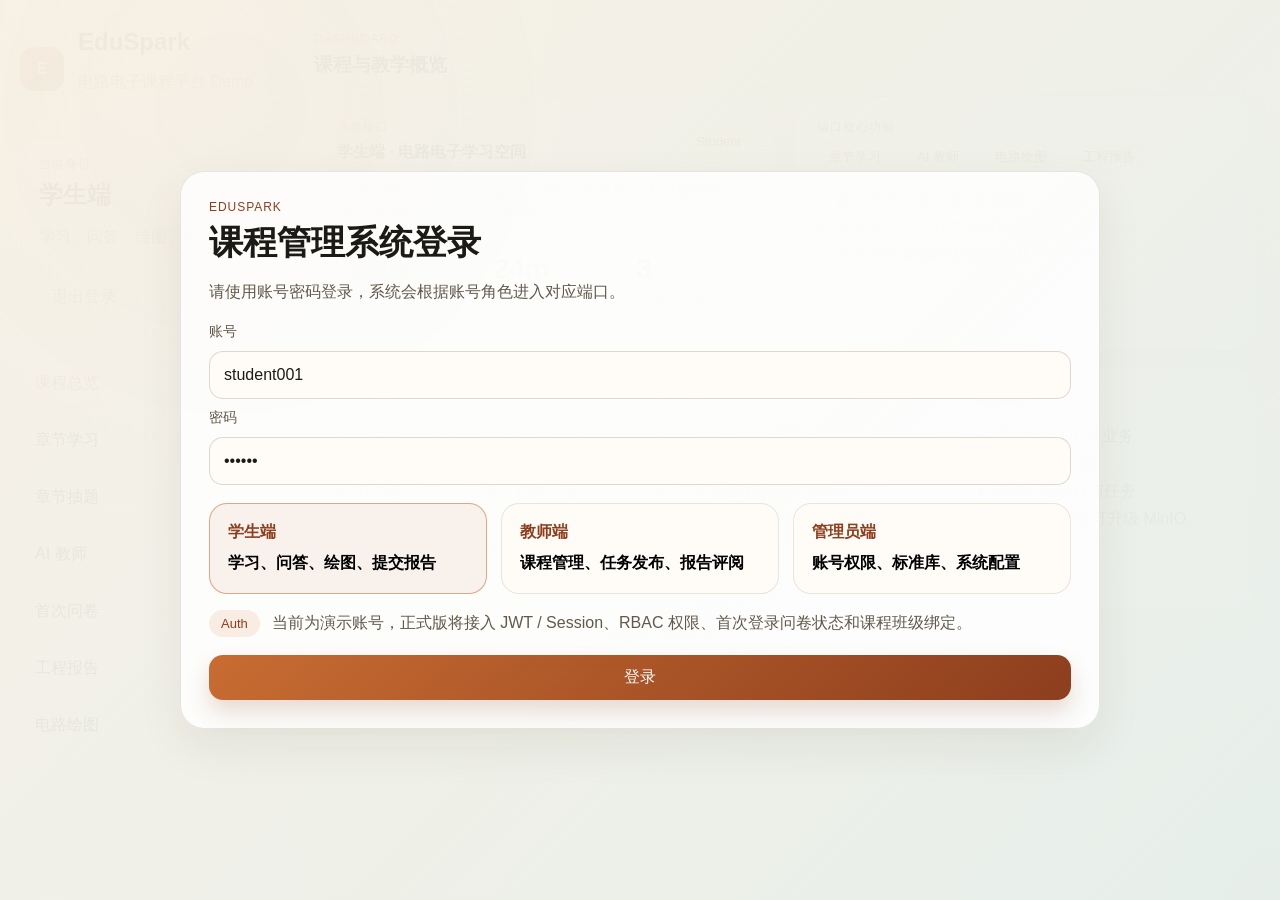
<file: demo/index.html>
<!DOCTYPE html>
<html lang="zh-CN">
  <head>
    <meta charset="UTF-8" />
    <meta name="viewport" content="width=device-width, initial-scale=1.0" />
    <title>EduSpark Demo</title>
    <link rel="stylesheet" href="./styles.css" />
  </head>
  <body>
    <section class="login-screen" id="login-screen">
      <div class="login-panel">
        <div>
          <p class="eyebrow">EduSpark</p>
          <h1>课程管理系统登录</h1>
          <p class="muted">请使用账号密码登录，系统会根据账号角色进入对应端口。</p>
        </div>

        <div class="login-form">
          <label class="form-label" for="login-account">账号</label>
          <input id="login-account" type="text" value="student001" />

          <label class="form-label" for="login-password">密码</label>
          <input id="login-password" type="password" value="123456" />
        </div>

        <div class="login-grid">
          <button class="login-role-card active" data-login-role="student">
            <span>学生端</span>
            <strong>学习、问答、绘图、提交报告</strong>
          </button>
          <button class="login-role-card" data-login-role="teacher">
            <span>教师端</span>
            <strong>课程管理、任务发布、报告评阅</strong>
          </button>
          <button class="login-role-card" data-login-role="admin">
            <span>管理员端</span>
            <strong>账号权限、标准库、系统配置</strong>
          </button>
        </div>

        <div class="login-note">
          <span class="badge">Auth</span>
          <p id="login-status">当前为演示账号，正式版将接入 JWT / Session、RBAC 权限、首次登录问卷状态和课程班级绑定。</p>
        </div>

        <button class="primary-btn login-submit" id="login-submit-btn">登录</button>
      </div>
    </section>

    <div class="page-shell">
      <aside class="sidebar">
        <div class="brand">
          <span class="brand-mark">E</span>
          <div>
            <h1>EduSpark</h1>
            <p>电路电子课程平台 Demo</p>
          </div>
        </div>

        <div class="identity-card">
          <p class="card-label">当前身份</p>
          <h2 id="current-role-name">学生端</h2>
          <p class="muted" id="current-role-desc">学习、问答、绘图、提交报告</p>
          <button class="role-button logout-button" id="logout-button">退出登录</button>
        </div>

        <nav class="nav-list">
          <button class="nav-item active" data-panel="dashboard" data-roles="student,teacher,admin">课程总览</button>
          <button class="nav-item" data-panel="course" data-roles="student,teacher">章节学习</button>
          <button class="nav-item" data-panel="quiz" data-roles="student,teacher">章节抽题</button>
          <button class="nav-item" data-panel="assistant" data-roles="student,teacher">AI 教师</button>
          <button class="nav-item" data-panel="onboarding" data-roles="student">首次问卷</button>
          <button class="nav-item" data-panel="teacher-students" data-roles="teacher">学生管理</button>
          <button class="nav-item" data-panel="personalized" data-roles="teacher">学生画像</button>
          <button class="nav-item" data-panel="report" data-roles="student,teacher">工程报告</button>
          <button class="nav-item" data-panel="circuit" data-roles="student,teacher">电路绘图</button>
          <button class="nav-item" data-panel="admin" data-roles="admin">系统管理</button>
        </nav>
      </aside>

      <main class="content">
        <section id="dashboard" class="panel active">
          <div class="panel-header">
            <div>
              <p class="eyebrow">Dashboard</p>
              <h3>课程与教学概览</h3>
            </div>
          </div>

          <div class="grid two-column">
            <article class="card course-card">
              <div class="card-top">
                <div>
                  <p class="card-label">当前端口</p>
                  <h4 id="role-title">学生端 · 电路电子学习空间</h4>
                </div>
                <span class="badge" id="role-badge">Student</span>
              </div>
              <p class="muted" id="role-summary">
                学生端聚焦章节学习、首次问卷、AI 教师、电路图绘制、工程报告提交和学习画像更新。
              </p>
              <div class="metric-row">
                <div>
                  <strong id="role-metric-a">68%</strong>
                  <span id="role-label-a">章节完成率</span>
                </div>
                <div>
                  <strong id="role-metric-b">24m</strong>
                  <span id="role-label-b">今日学习</span>
                </div>
                <div>
                  <strong id="role-metric-c">3</strong>
                  <span id="role-label-c">待提交任务</span>
                </div>
              </div>
            </article>

            <article class="card">
              <p class="card-label">端口核心功能</p>
              <div class="chip-row" id="role-tags"></div>
              <ul class="feature-list" id="role-features">
                <li>首次登录问卷生成初始画像</li>
                <li>章节学习正计时与学习轨迹记录</li>
                <li>AI 教师按画像调整讲解方式</li>
              </ul>
            </article>
          </div>

          <div class="grid three-column">
            <article class="card">
              <p class="card-label">教学模块</p>
              <ul class="feature-list">
                <li>学生端：学习、作答、绘图、报告提交</li>
                <li>教师端：课程、任务、题库、报告评阅</li>
                <li>管理员端：账号、权限、课程标准与资源库</li>
              </ul>
            </article>
            <article class="card">
              <p class="card-label">AI 模块</p>
              <ul class="feature-list">
                <li>当前章节随机出题</li>
                <li>主观题 AI 评分</li>
                <li>课程知识库问答</li>
                <li>错因分析与推荐</li>
              </ul>
            </article>
            <article class="card">
              <p class="card-label">底层服务</p>
              <ul class="feature-list">
                <li>PostgreSQL 管业务</li>
                <li>Qdrant 管向量</li>
                <li>Redis 管缓存与任务</li>
                <li>本地文件存储可升级 MinIO</li>
              </ul>
            </article>
          </div>
        </section>

        <section id="course" class="panel">
          <div class="panel-header" id="course-list-header">
            <div>
              <p class="eyebrow">Course</p>
              <h3>章节学习</h3>
            </div>
          </div>

          <div id="course-list-view">
            <div class="grid two-column">
              <article class="card">
                <p class="card-label">模块一点亮 LED</p>
                <h4>直流驱动电路设计与运维</h4>
                <p class="muted">请选择一个工程任务进入学习。进入后系统会开始记录学习时长，并保留任务学习轨迹。</p>
              </article>

              <article class="card">
                <p class="card-label">学习进度</p>
                <div class="metric-row">
                  <div>
                    <strong>5</strong>
                    <span>工程任务</span>
                  </div>
                  <div>
                    <strong id="course-total-time">00:00:00</strong>
                    <span>累计学习</span>
                  </div>
                  <div>
                    <strong>1</strong>
                    <span>进行中</span>
                  </div>
                </div>
              </article>
            </div>

            <article class="card">
              <p class="card-label">任务列表</p>
              <div class="chapter-list" id="chapter-list"></div>
            </article>
          </div>

          <div id="course-study-view" class="hidden-view">
            <article class="card detail-card">
              <div class="card-top">
                <div>
                  <p class="card-label">正在学习</p>
                  <h4 id="chapter-title">模块一点亮 LED</h4>
                </div>
                <span class="badge" id="study-timer">00:00:00</span>
              </div>
              <p id="chapter-summary" class="muted">
                围绕直流驱动电路设计与运维，完成需求分析、参数校核、电路设计、组装调试和工程文档输出。
              </p>

              <div class="study-toolbar">
                <button class="chip tool-button secondary" id="study-start-btn">开始计时</button>
                <button class="chip tool-button secondary" id="study-pause-btn">暂停</button>
                <button class="chip tool-button secondary" id="study-reset-btn">重置</button>
              </div>

              <div class="split-grid">
                <div class="split-block">
                  <span class="small-tag">学习目标</span>
                  <p id="coarse-chunk">
                    掌握 LED 限流电阻计算、功率降额、万用表测量规范和基础故障诊断流程。
                  </p>
                </div>
                <div class="split-block">
                  <span class="small-tag">任务成果</span>
                  <p id="fine-chunk">
                    输出电路图、参数校核表、巡检记录、故障诊断单和工程技术备忘录。
                  </p>
                </div>
              </div>

              <div class="learning-detail-grid">
                <div class="split-block">
                  <span class="small-tag">资源</span>
                  <ul class="compact-list" id="chapter-resources">
                    <li>微课：万用表基础操作规范</li>
                    <li>课件：LED 驱动电路设计</li>
                    <li>样例：巡检记录表与技术备忘录</li>
                  </ul>
                </div>
                <div class="split-block">
                  <span class="small-tag">学习路径</span>
                  <ul class="compact-list" id="chapter-path">
                    <li>安全承诺</li>
                    <li>需求分析</li>
                    <li>电路绘图</li>
                    <li>工程报告</li>
                  </ul>
                </div>
              </div>

              <div class="lesson-workspace" id="lesson-workspace">
                <p class="card-label">学习内容</p>
                <h4 id="lesson-title">直流驱动电路设计与运维</h4>
                <p class="muted" id="lesson-body">
                  点击左侧任务卡进入学习。系统会记录学习时长、资源访问、任务完成状态，并把行为写入学生画像。
                </p>
                <div class="lesson-actions">
                  <button class="primary-btn" id="lesson-ask-btn">向 AI 教师提问</button>
                  <button class="chip tool-button secondary" id="lesson-draw-btn">打开电路绘图</button>
                  <button class="chip tool-button secondary" id="lesson-report-btn">提交工程报告</button>
                </div>
              </div>

              <div class="card-foot">
                <button class="chip tool-button secondary" id="back-to-course-list">返回任务列表</button>
                <button class="primary-btn" id="jump-quiz">根据本章出题</button>
              </div>
            </article>
          </div>
        </section>

        <section id="quiz" class="panel">
          <div class="panel-header">
            <div>
              <p class="eyebrow">Quiz</p>
              <h3>当前章节随机出题与 AI 评分</h3>
            </div>
          </div>

          <div class="grid two-column">
            <article class="card">
              <div class="card-top">
                <div>
                  <p class="card-label">出题规则</p>
                  <h4>第 3 章 栈与队列</h4>
                </div>
                <span class="badge">随机生成</span>
              </div>
              <ul class="feature-list">
                <li>单选题 2 道，基础概念优先</li>
                <li>判断题 1 道，数据结构特性对比</li>
                <li>简答题 1 道，考察队列应用场景</li>
              </ul>

              <div class="question-box">
                <p class="question-type">简答题</p>
                <h5>请说明栈和队列在访问顺序上的本质区别，并举一个实际应用例子。</h5>
                <textarea id="answer-input" placeholder="在这里输入学生作答内容..."></textarea>
                <button class="primary-btn" id="score-answer">AI 评分演示</button>
              </div>
            </article>

            <article class="card">
              <p class="card-label">评分结果</p>
              <div class="score-box" id="score-box">
                <div class="score-pill">等待作答</div>
                <p class="muted">提交答案后，这里会展示 rubric 评分、得分点、失分点和改进建议。</p>
              </div>
            </article>
          </div>
        </section>

        <section id="assistant" class="panel">
          <div class="panel-header">
            <div>
              <p class="eyebrow">Assistant</p>
              <h3>AI 教师问答</h3>
            </div>
          </div>

          <div class="grid two-column assistant-grid">
            <article class="card">
              <p class="card-label">常见提问</p>
              <div class="prompt-list">
                <button class="prompt-item" data-question="为什么栈适合做括号匹配？">为什么栈适合做括号匹配？</button>
                <button class="prompt-item" data-question="队列和广度优先搜索有什么关系？">队列和广度优先搜索有什么关系？</button>
                <button class="prompt-item" data-question="顺序栈和链栈在实际使用时怎么选？">顺序栈和链栈在实际使用时怎么选？</button>
              </div>
            </article>

            <article class="card">
              <p class="card-label">课程私有知识库回答</p>
              <div class="chat-box" id="chat-box">
                <div class="chat-message teacher">
                  我会优先基于当前课程、当前章节和命中的知识片段来回答，避免泛泛而谈。
                </div>
              </div>
              <div class="chat-input-row">
                <input id="question-input" type="text" placeholder="输入一个课程问题..." />
                <button class="primary-btn" id="ask-button">提问</button>
              </div>
            </article>
          </div>
        </section>

        <section id="onboarding" class="panel">
          <div class="panel-header">
            <div>
              <p class="eyebrow">Onboarding</p>
              <h3>首次登录问卷与初始学生画像</h3>
            </div>
            <span class="badge" id="onboarding-required-badge">首次登录必填</span>
          </div>

          <div class="grid two-column">
            <article class="card">
              <p class="card-label">首次登录基础问卷</p>
              <div class="report-form">
                <label class="form-label" for="foundation-select">你现在对电路电子基础的自我判断</label>
                <select id="foundation-select" class="demo-select">
                  <option value="weak">基础较弱，需要慢一点</option>
                  <option value="mid" selected>基础一般，边学边练</option>
                  <option value="strong">基础较好，希望更深入</option>
                </select>

                <label class="form-label" for="age-input">年龄</label>
                <input id="age-input" type="number" min="12" max="80" value="19" />

                <label class="form-label" for="grade-select">当前年级 / 学段</label>
                <select id="grade-select" class="demo-select">
                  <option value="freshman">大一 / 入门阶段</option>
                  <option value="sophomore" selected>大二 / 专业基础阶段</option>
                  <option value="junior">大三 / 专业深化阶段</option>
                  <option value="vocational">高职 / 项目实践阶段</option>
                </select>

                <label class="form-label" for="hands-on-select">实操经验</label>
                <select id="hands-on-select" class="demo-select">
                  <option value="none">几乎没有实操经验</option>
                  <option value="basic" selected>做过基础面包板实验</option>
                  <option value="skilled">能独立使用万用表和常见元件</option>
                </select>

                <label class="form-label" for="style-select">你更喜欢哪种讲解方式</label>
                <select id="style-select" class="demo-select">
                  <option value="stepwise" selected>分步骤拆解</option>
                  <option value="example">先举例再解释</option>
                  <option value="rigorous">公式和原理推导</option>
                </select>

                <label class="form-label" for="practice-select">你希望练习题难度更偏向</label>
                <select id="practice-select" class="demo-select">
                  <option value="solid" selected>先巩固基础</option>
                  <option value="balanced">难度平衡</option>
                  <option value="challenge">希望挑战更高难度</option>
                </select>

                <label class="form-label" for="goal-select">你当前最想解决的问题</label>
                <select id="goal-select" class="demo-select">
                  <option value="concept" selected>先把概念听明白</option>
                  <option value="calculation">提高计算题正确率</option>
                  <option value="diagram">学会画电路图并检查连接</option>
                </select>

                <div class="chip-row tool-row">
                  <button class="chip tool-button secondary" id="generate-profile-btn">提交问卷并生成画像</button>
                </div>
              </div>
            </article>

            <article class="card">
              <p class="card-label">生成的初始画像</p>
              <div class="score-box" id="initial-profile-box">
                <div class="score-pill">等待生成</div>
                <p class="muted">学生首次登录时先通过基础问卷生成一个模糊画像，后续再结合对话、作答、报告和学习进度持续修正。</p>
              </div>
            </article>
          </div>

          <div class="grid two-column">
            <article class="card">
              <p class="card-label">画像更新机制</p>
              <ul class="feature-list">
                <li>首次登录问卷：生成初始偏好和基础水平标签</li>
                <li>AI 对话过程：识别学生偏好的讲解方式和追问深度</li>
                <li>章节练习与评分：修正掌握度、难度适配和薄弱点</li>
                <li>工程报告与电路图：补充实践能力和表达特点</li>
              </ul>
            </article>
            <article class="card">
              <p class="card-label">汇报重点</p>
              <ul class="feature-list">
                <li>画像不是一次性固定标签，而是动态更新的</li>
                <li>初始画像只做模糊分层，避免第一次就贴死标签</li>
                <li>后续 Teacher Agent 会基于更新后的画像做因材施教</li>
              </ul>
            </article>
          </div>
        </section>


        <section id="teacher-students" class="panel">
          <div class="panel-header">
            <div>
              <p class="eyebrow">Teacher</p>
              <h3>学生管理与班级学情</h3>
            </div>
            <button class="primary-btn" id="sync-teacher-db-btn">从 PostgreSQL 同步</button>
          </div>

          <div class="grid four-column teacher-stat-grid">
            <article class="card stat-card">
              <p class="card-label">学生数</p>
              <strong id="teacher-student-count">3</strong>
              <span class="muted">当前课程</span>
            </article>
            <article class="card stat-card">
              <p class="card-label">平均进度</p>
              <strong id="teacher-avg-progress">76%</strong>
              <span class="muted">章节完成</span>
            </article>
            <article class="card stat-card">
              <p class="card-label">平均正确率</p>
              <strong id="teacher-avg-accuracy">73%</strong>
              <span class="muted">章节练习</span>
            </article>
            <article class="card stat-card">
              <p class="card-label">需关注</p>
              <strong id="teacher-risk-count">1</strong>
              <span class="muted">风险学生</span>
            </article>
          </div>

          <div class="grid two-column teacher-management-grid">
            <article class="card">
              <div class="card-top">
                <div>
                  <p class="card-label">学生列表</p>
                  <h4>电气 2401 / 2402</h4>
                </div>
                <span class="badge">画像驱动</span>
              </div>
              <div class="student-table" id="teacher-student-table"></div>
            </article>

            <article class="card">
              <p class="card-label">当前学生详情</p>
              <h4 id="teacher-student-name">林同学</h4>
              <p class="muted" id="teacher-student-summary">基础薄弱，适合步骤化、鼓励型讲解。</p>
              <div class="chip-row" id="teacher-student-tags"></div>
              <div class="score-box teacher-detail-box" id="teacher-student-detail">
                <div class="score-pill">干预建议</div>
                <p class="muted">建议安排串并联分析的低难度变式训练，并要求补充计算单位和参考方向。</p>
              </div>
            </article>
          </div>

          <div class="grid two-column">
            <article class="card">
              <p class="card-label">工程报告待办</p>
              <div class="audit-list" id="teacher-report-list">
                <div><strong>林同学</strong><span>AI 初评 72，待教师复核</span></div>
                <div><strong>周同学</strong><span>AI 初评 84，报告复核中</span></div>
              </div>
            </article>
            <article class="card">
              <p class="card-label">教师端专属能力</p>
              <ul class="feature-list">
                <li>按班级查看学生画像、进度、正确率和风险等级</li>
                <li>查看 AI 教师对学生的中长期记忆摘要</li>
                <li>复核 AI 评分，生成学习报告和干预建议</li>
                <li>后端接口已预留 PostgreSQL 学生、画像、报告和 RAG 配置表</li>
              </ul>
            </article>
          </div>
        </section>

        <section id="personalized" class="panel">
          <div class="panel-header">
            <div>
              <p class="eyebrow">Personalized</p>
              <h3>个性化 Teacher Agent 演示</h3>
            </div>
          </div>

          <div class="grid two-column">
            <article class="card">
              <p class="card-label">学生画像切换</p>
              <div class="profile-list" id="profile-list"></div>
            </article>

            <article class="card">
              <p class="card-label">当前画像</p>
              <h4 id="profile-name">学生 A · 基础薄弱型</h4>
              <p id="profile-summary" class="muted">
                当前学习到电路基础分析章节，喜欢步骤化讲解，遇到综合题时容易跳步。
              </p>
              <div class="chip-row" id="profile-tags"></div>
            </article>
          </div>

          <div class="grid two-column">
            <article class="card">
              <p class="card-label">学生端看到的老师回答</p>
              <div class="teacher-style-box">
                <p class="question-type">同一问题</p>
                <h5>“为什么这个电阻两端电压可以用欧姆定律求？”</h5>
                <div class="chat-box">
                  <div class="chat-message teacher" id="personalized-answer">
                    先别急着套公式，我们一步一步看。只要这段支路里电阻的电流和阻值明确，根据欧姆定律 `U = IR` 就能求电压。你可以先确认这只电阻有没有和别的元件构成复杂支路。
                  </div>
                </div>
              </div>
            </article>

            <article class="card">
              <p class="card-label">老师端学习报告预览</p>
              <div class="report-box">
                <div class="metric-row">
                  <div>
                    <strong id="report-progress">61%</strong>
                    <span>章节完成率</span>
                  </div>
                  <div>
                    <strong id="report-accuracy">58%</strong>
                    <span>章节正确率</span>
                  </div>
                  <div>
                    <strong id="report-activity">高</strong>
                    <span>对话活跃度</span>
                  </div>
                </div>
                <ul class="feature-list" id="report-points"></ul>
              </div>
            </article>
          </div>

          <div class="grid two-column">
            <article class="card">
              <p class="card-label">老师 Agent 适配逻辑</p>
              <ul class="feature-list">
                <li>统一老师身份不变，变化的是解释风格和练习策略</li>
                <li>先用首次登录问卷生成模糊画像，再结合学习进度、作答情况、对话摘要持续修正</li>
                <li>根据画像动态调整回答形式、难度和鼓励方式</li>
              </ul>
            </article>
            <article class="card">
              <p class="card-label">汇报重点</p>
              <ul class="feature-list">
                <li>学生端体验到的是因材施教，不是单一模板回答</li>
                <li>老师端得到的是学习报告，不只是冷冰冰的分数</li>
                <li>这套能力和题库、RAG、评分系统可以联动</li>
              </ul>
            </article>
          </div>
        </section>

        <section id="report" class="panel">
          <div class="panel-header">
            <div>
              <p class="eyebrow">Report</p>
              <h3>工程报告提交模块</h3>
            </div>
          </div>

          <div class="grid two-column">
            <article class="card">
              <p class="card-label">报告模板</p>
              <div class="profile-list" id="report-template-list"></div>
            </article>

            <article class="card">
              <p class="card-label">模板说明</p>
              <h4 id="report-template-title">LED 驱动电路优化技术备忘录</h4>
              <p id="report-template-summary" class="muted">
                面向模块一任务五，要求学生输出完整的设计背景、参数校核、元器件选型和工况优化结论。
              </p>
              <div class="chip-row" id="report-template-tags"></div>
            </article>
          </div>

          <div class="grid two-column">
            <article class="card">
              <p class="card-label">学生提交页预览</p>
              <div class="report-form">
                <label class="form-label">报告标题</label>
                <input id="report-title-input" type="text" value="LED 驱动电路优化技术备忘录" />

                <label class="form-label">关联任务</label>
                <input id="report-task-input" type="text" value="任务五 · 工况优化与工程文档输出" />

                <label class="form-label">核心内容</label>
                <textarea id="report-body-input">项目背景：焊装车间 PLC 控制柜 LED 指示灯频繁出现烧毁、频闪和限流电阻发热问题。

参数校核：以 5V 电源、LED 正向压降 2V 为基础，计算限流电阻并完成功率降额校核。

选型结论：优先采用 330Ω 1/2W 电阻方案，在宽温环境下保留足够设计余量。

运维建议：建立每周巡检表，重点记录亮度、电阻温升与异常现象。</textarea>

                <div class="upload-box">
                  <p class="question-type">附件区</p>
                  <ul class="feature-list">
                    <li>电路图文件：`circuit-diagram.svg`</li>
                    <li>测量记录表：`measurement-log.xlsx`</li>
                    <li>现场照片：`2` 张</li>
                  </ul>
                </div>

                <div class="chip-row tool-row">
                  <button class="chip tool-button secondary" id="report-save-btn">保存草稿</button>
                  <button class="chip tool-button secondary" id="report-submit-btn">正式提交</button>
                </div>
              </div>
            </article>

            <article class="card">
              <p class="card-label">AI 初评摘要</p>
              <div class="score-box" id="report-ai-box">
                <div class="score-pill">待提交</div>
                <p class="muted">提交后，这里会展示 AI 对报告完整性、参数准确性和工程规范性的初步摘要。</p>
              </div>

              <div class="report-box">
                <p class="card-label">教师端可见信息</p>
                <ul class="feature-list">
                  <li>报告状态：草稿 / 已提交 / 已评阅</li>
                  <li>结构化内容摘要</li>
                  <li>AI 初评结论</li>
                  <li>教师评分与评语</li>
                  <li>归档到学生成果履历</li>
                </ul>
              </div>
            </article>
          </div>

          <div class="grid two-column">
            <article class="card">
              <p class="card-label">适合样章的成果物</p>
              <ul class="feature-list">
                <li>技术备忘录</li>
                <li>巡检记录表</li>
                <li>故障诊断单</li>
                <li>运维方案</li>
                <li>个人工程履历</li>
              </ul>
            </article>
            <article class="card">
              <p class="card-label">展示要点</p>
              <ul class="feature-list">
                <li>不是简单上传附件，而是模板化工程成果提交</li>
                <li>能和电路图、章节任务、AI 评阅联动</li>
                <li>最终能沉淀成学生的工程能力档案</li>
              </ul>
            </article>
          </div>
        </section>

        <section id="circuit" class="panel">
          <div class="panel-header">
            <div>
              <p class="eyebrow">Circuit</p>
              <h3>学生端电路图编辑器</h3>
            </div>
          </div>

          <div class="grid two-column circuit-layout">
            <article class="card">
              <p class="card-label">绘图工具</p>
              <div class="standard-notice">
                <p class="question-type">当前标准提示</p>
                <p class="muted">正式版按“IEC 60617 标准来源 + 本地结构化元件库”建设。当前 demo 展示教学常用元件、端子、接头、线材类型和基础连通性检查。</p>
              </div>

              <div class="tool-section">
                <p class="tool-title">添加元件</p>
                <div class="chip-row tool-row">
                  <button class="chip tool-button" data-component="source">电源</button>
                  <button class="chip tool-button" data-component="acSource">交流源</button>
                  <button class="chip tool-button" data-component="resistor">电阻</button>
                  <button class="chip tool-button" data-component="diode">二极管</button>
                  <button class="chip tool-button" data-component="led">LED</button>
                  <button class="chip tool-button" data-component="capacitor">电容</button>
                  <button class="chip tool-button" data-component="inductor">电感</button>
                  <button class="chip tool-button" data-component="switch">开关</button>
                  <button class="chip tool-button" data-component="fuse">熔断器</button>
                  <button class="chip tool-button" data-component="terminal">端子排</button>
                  <button class="chip tool-button" data-component="connector">插接件</button>
                  <button class="chip tool-button" data-component="junction">接茬点</button>
                  <button class="chip tool-button" data-component="lamp">指示灯</button>
                  <button class="chip tool-button" data-component="ground">接地</button>
                </div>
              </div>

              <div class="tool-section">
                <p class="tool-title">线材与接口</p>
                <label class="form-label" for="wire-type-select">连接线类型</label>
                <select id="wire-type-select" class="demo-select">
                  <option value="signal">信号线 0.5mm² 蓝色</option>
                  <option value="power" selected>电源线 0.75mm² 红色</option>
                  <option value="ground">接地线 0.75mm² 黄绿</option>
                  <option value="shielded">屏蔽线 0.5mm² 灰色</option>
                </select>

                <label class="form-label" for="joint-type-select">接口接茬方式</label>
                <select id="joint-type-select" class="demo-select">
                  <option value="terminal" selected>端子压接</option>
                  <option value="plug">插接件</option>
                  <option value="solder">焊接接茬</option>
                  <option value="twist">临时绞接</option>
                </select>
              </div>

              <div class="tool-section">
                <p class="tool-title">编辑操作</p>
                <div class="chip-row tool-row">
                  <button class="chip tool-button secondary" id="wire-mode-btn">开始连线</button>
                  <button class="chip tool-button secondary" id="check-connectivity-btn">检查连通性</button>
                  <button class="chip tool-button secondary" id="delete-selected-btn">删除选中</button>
                  <button class="chip tool-button secondary" id="clear-diagram-btn">清空画布</button>
                </div>
              </div>

              <div class="tool-section">
                <p class="tool-title">下载提交</p>
                <div class="chip-row tool-row">
                  <button class="chip tool-button secondary" id="download-svg-btn">下载 SVG</button>
                  <button class="chip tool-button secondary" id="download-png-btn">下载 PNG</button>
                </div>
              </div>

              <div class="score-box" id="circuit-status-box">
                <div class="score-pill">编辑说明</div>
                <p class="muted">
                  当前 demo 采用 IEC 60617 导向的常用电气符号子集。先点元件按钮自动放入画布，再点击元件引脚完成连线。导出时会生成适合实验报告或作业提交的图像。
                </p>
              </div>
            </article>

            <article class="card">
              <div class="card-top">
                <div>
                  <p class="card-label">电路画布</p>
                  <h4>基础直流回路示例</h4>
                </div>
                <span class="badge" id="circuit-mode-indicator">普通模式</span>
              </div>
              <div class="circuit-board-shell">
                <svg id="circuit-canvas" class="circuit-canvas" viewBox="0 0 900 520" xmlns="http://www.w3.org/2000/svg" aria-label="circuit editor canvas">
                  <defs>
                    <pattern id="grid-pattern" width="24" height="24" patternUnits="userSpaceOnUse">
                      <path d="M 24 0 L 0 0 0 24" fill="none" stroke="rgba(92,74,48,0.08)" stroke-width="1"></path>
                    </pattern>
                  </defs>
                  <rect x="0" y="0" width="900" height="520" fill="url(#grid-pattern)"></rect>
                  <g id="circuit-wires"></g>
                  <g id="circuit-components"></g>
                </svg>
              </div>
            </article>
          </div>

          <div class="grid two-column">
            <article class="card">
              <p class="card-label">功能说明</p>
              <ul class="feature-list">
                <li>当前 demo 使用原生 SVG 实现，便于快速展示</li>
                <li>图形风格按 IEC 60617 常用符号子集对齐，正式版再接完整元件库</li>
                <li>可对当前图纸做基础连通性检查，识别开路、悬空端子和未闭环问题</li>
                <li>正式版将升级为 `Next.js + React Flow` 的节点式电路编辑器</li>
                <li>当前 demo 已展示第一批常用元件库：电源、电阻、二极管、LED、电容、电感、开关、接地</li>
                <li>学生提交时建议同时保存 `diagram_json + preview_image`</li>
              </ul>
            </article>
            <article class="card">
              <p class="card-label">适用课程场景</p>
              <ul class="feature-list">
                <li>电路电子章节练习</li>
                <li>实验报告配图</li>
                <li>作业中的电路设计题</li>
                <li>后续 AI 电路结构分析、连通性校验和辅助评分</li>
              </ul>
            </article>
          </div>
        </section>


        <section id="admin" class="panel">
          <div class="panel-header">
            <div>
              <p class="eyebrow">Admin</p>
              <h3>系统管理与 RAG 配置</h3>
            </div>
            <span class="badge">RBAC / RAG / Audit</span>
          </div>

          <div class="grid two-column">
            <article class="card">
              <p class="card-label">账号与角色权限</p>
              <h4>三端身份认证与授权</h4>
              <p class="muted">正式版建议采用账号密码 + 角色权限 + 班级/课程范围绑定。管理员可统一维护学生、教师、课程负责人和系统运维账号。</p>
              <div class="permission-grid">
                <label><input type="checkbox" checked> 学生端：章节学习、AI 问答、绘图下载、工程报告提交</label>
                <label><input type="checkbox" checked> 教师端：课程维护、任务发布、题库管理、报告评阅</label>
                <label><input type="checkbox" checked> 教师端：查看学生画像与生成学习报告</label>
                <label><input type="checkbox" checked> 管理员端：账号、角色、课程标准、RAG 配置管理</label>
                <label><input type="checkbox"> 高风险操作二次确认：删除课程、重建向量库、切换生产模型</label>
              </div>
            </article>

            <article class="card">
              <p class="card-label">权限矩阵</p>
              <div class="admin-matrix">
                <div><strong>学生</strong><span>学习 / 作答 / 绘图 / 提交</span></div>
                <div><strong>教师</strong><span>发布 / 评阅 / 干预 / 报告</span></div>
                <div><strong>管理员</strong><span>授权 / 配置 / 审计 / 资源库</span></div>
              </div>
              <p class="muted">后端落库时会拆成 `roles`、`permissions`、`user_role_bindings`、`course_scope_bindings`，避免只靠前端隐藏菜单。</p>
            </article>
          </div>

          <div class="grid two-column">
            <article class="card admin-config-card">
              <p class="card-label">RAG 数据库调节</p>
              <h4>精准检索 + 向量检索混合策略</h4>
              <div class="form-grid compact-form">
                <label>知识库集合
                  <input id="admin-rag-collection" value="circuit-electronics-m1">
                </label>
                <label>召回数量 Top K
                  <input id="admin-top-k" type="number" min="1" max="20" value="6">
                </label>
                <label>精准检索权重
                  <input id="admin-keyword-weight" type="number" min="0" max="1" step="0.1" value="0.4">
                </label>
                <label>向量检索权重
                  <input id="admin-vector-weight" type="number" min="0" max="1" step="0.1" value="0.6">
                </label>
                <label>重排序策略
                  <select id="admin-rerank">
                    <option value="chapter-first">章节优先 + 相似度排序</option>
                    <option value="hybrid-score">混合分数排序</option>
                    <option value="teacher-curated">教师精选优先</option>
                  </select>
                </label>
                <label>切片大小
                  <input id="admin-chunk-size" type="number" min="200" max="2000" step="50" value="800">
                </label>
                <label>切片重叠
                  <input id="admin-chunk-overlap" type="number" min="0" max="400" step="20" value="120">
                </label>
              </div>
              <button class="primary-btn" id="save-admin-config">保存配置预览</button>
            </article>

            <article class="card admin-config-card">
              <p class="card-label">模型与智能教师</p>
              <h4>LLM 与 Embedding 分开配置</h4>
              <div class="form-grid compact-form">
                <label>教师 Agent 模型
                  <input id="admin-llm-model" value="LongCat-Flash-Thinking-2601">
                </label>
                <label>向量化模型
                  <input id="admin-embedding-model" value="text-embedding-3-small">
                </label>
                <label>回答温度
                  <input id="admin-temperature" type="number" min="0" max="1" step="0.1" value="0.3">
                </label>
              </div>
              <div class="score-box" id="admin-config-preview">
                <div class="score-pill">当前配置预览</div>
                <p class="muted">知识库 `circuit-electronics-m1`：Top K=6，精准 0.4，向量 0.6，章节优先重排。正式版会写入配置表并进入审计日志。</p>
              </div>
            </article>
          </div>

          <div class="grid two-column">
            <article class="card">
              <p class="card-label">RAG 运维操作</p>
              <div class="chip-row tool-row">
                <button class="chip tool-button secondary">查看切片样本</button>
                <button class="chip tool-button secondary">重建当前课程索引</button>
                <button class="chip tool-button secondary">回滚上一版索引</button>
                <button class="chip tool-button secondary">导出检索评测</button>
              </div>
              <ul class="feature-list">
                <li>支持按课程、章节、任务、资源来源筛选向量库</li>
                <li>支持调整 Top K、权重、重排序、切片大小和重叠范围</li>
                <li>支持记录每次 AI 教师回答命中的知识块和评分证据</li>
              </ul>
            </article>

            <article class="card">
              <p class="card-label">系统审计</p>
              <div class="audit-list">
                <div><strong>09:20</strong><span>teacher001 发布模块一工程报告模板</span></div>
                <div><strong>09:42</strong><span>admin001 调整 Top K 从 5 改为 6</span></div>
                <div><strong>10:05</strong><span>student001 下载 LED 驱动电路 SVG</span></div>
                <div><strong>10:18</strong><span>AI 教师回答命中 4 个章节知识块</span></div>
              </div>
            </article>
          </div>
        </section>

      </main>
    </div>

    <script src="./app.js?v=20260513-postgres-teacher"></script>
  </body>
</html>
</file>
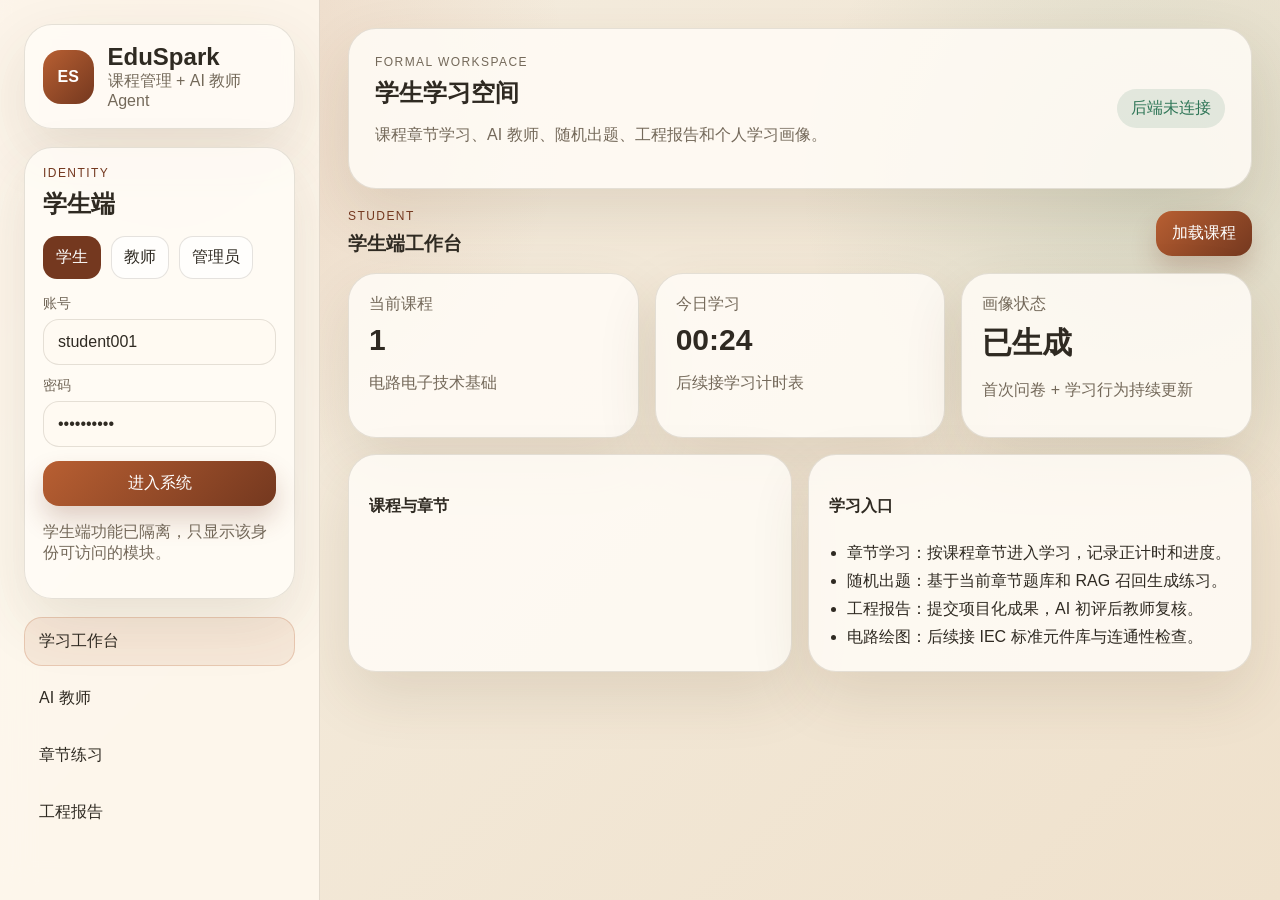
<file: frontend/index.html>
<!DOCTYPE html>
<html lang="zh-CN">
  <head>
    <meta charset="UTF-8" />
    <meta name="viewport" content="width=device-width, initial-scale=1.0" />
    <title>EduSpark 正式前端</title>
    <link rel="stylesheet" href="./src/styles.css" />
  </head>
  <body>
    <div class="app-shell">
      <aside class="sidebar">
        <div class="brand-card">
          <span class="brand-mark">ES</span>
          <div>
            <h1>EduSpark</h1>
            <p>课程管理 + AI 教师 Agent</p>
          </div>
        </div>

        <section class="login-card">
          <p class="eyebrow">Identity</p>
          <h2 id="role-title">学生端</h2>
          <div class="role-switch">
            <button class="role-tab active" data-role="student">学生</button>
            <button class="role-tab" data-role="teacher">教师</button>
            <button class="role-tab" data-role="admin">管理员</button>
          </div>
          <label>账号</label>
          <input id="account-input" value="student001" />
          <label>密码</label>
          <input id="password-input" type="password" value="demo123456" />
          <button class="primary-btn" id="login-btn">进入系统</button>
          <p class="muted" id="login-hint">正式版后续接 JWT / Session / RBAC。</p>
        </section>

        <nav id="main-nav" class="main-nav"></nav>
      </aside>

      <main class="content">
        <section class="hero-card">
          <div>
            <p class="eyebrow">Formal Workspace</p>
            <h2 id="workspace-title">学生学习空间</h2>
            <p id="workspace-desc">围绕课程章节、AI 教师、随机出题、工程报告和学习画像展开。</p>
          </div>
          <div class="status-pill" id="api-status">后端检测中</div>
        </section>

        <section id="student-dashboard" class="panel active" data-role-panel="student">
          <div class="section-head">
            <div>
              <p class="eyebrow">Student</p>
              <h3>学生端工作台</h3>
            </div>
            <button class="primary-btn" id="load-student-btn">加载课程</button>
          </div>
          <div class="grid three">
            <article class="metric-card">
              <span>当前课程</span>
              <strong id="student-course-count">1</strong>
              <p>电路电子技术基础</p>
            </article>
            <article class="metric-card">
              <span>今日学习</span>
              <strong>00:24</strong>
              <p>后续接学习计时表</p>
            </article>
            <article class="metric-card">
              <span>画像状态</span>
              <strong>已生成</strong>
              <p>首次问卷 + 学习行为持续更新</p>
            </article>
          </div>
          <div class="grid two">
            <article class="card">
              <h4>课程与章节</h4>
              <div id="student-course-list" class="list-stack"></div>
            </article>
            <article class="card">
              <h4>学习入口</h4>
              <ul class="feature-list">
                <li>章节学习：按课程章节进入学习，记录正计时和进度。</li>
                <li>随机出题：基于当前章节题库和 RAG 召回生成练习。</li>
                <li>工程报告：提交项目化成果，AI 初评后教师复核。</li>
                <li>电路绘图：后续接 IEC 标准元件库与连通性检查。</li>
              </ul>
            </article>
          </div>
        </section>

        <section id="student-ai" class="panel" data-role-panel="student">
          <div class="section-head">
            <div>
              <p class="eyebrow">AI Teacher</p>
              <h3>AI 教师问答</h3>
            </div>
          </div>
          <div class="grid two">
            <article class="card chat-card">
              <div id="chat-box" class="chat-box">
                <div class="message teacher">我是电路电子课程 AI 教师。你可以问我章节知识、题目思路或报告写法。</div>
              </div>
              <div class="input-row">
                <input id="student-question" placeholder="例如：你是谁？限流电阻怎么计算？" />
                <button class="primary-btn" id="ask-ai-btn">提问</button>
              </div>
            </article>
            <article class="card">
              <h4>Agent 工作流</h4>
              <ul class="feature-list">
                <li>先判断意图：答疑、出题、评分、报告建议或学习规划。</li>
                <li>再调用工具：课程知识库、题库、评分规则、学生画像。</li>
                <li>最后生成个性化反馈：不同学生获得不同讲解风格。</li>
              </ul>
            </article>
          </div>
        </section>

        <section id="student-quiz" class="panel" data-role-panel="student">
          <div class="section-head">
            <div>
              <p class="eyebrow">Practice</p>
              <h3>章节随机出题与 AI 评分</h3>
            </div>
            <button class="primary-btn" id="generate-quiz-btn">随机出题</button>
          </div>
          <div class="grid two">
            <article class="card">
              <h4>题目</h4>
              <div id="quiz-list" class="list-stack"></div>
            </article>
            <article class="card">
              <h4>主观题作答</h4>
              <textarea id="quiz-answer">栈是后进先出，队列是先进先出。括号匹配适合用栈，广度优先搜索适合用队列。</textarea>
              <button class="primary-btn" id="score-quiz-btn">AI 评分</button>
              <div id="score-result" class="result-box">等待评分。</div>
            </article>
          </div>
        </section>

        <section id="student-report" class="panel" data-role-panel="student">
          <div class="section-head">
            <div>
              <p class="eyebrow">Report</p>
              <h3>工程报告提交</h3>
            </div>
          </div>
          <div class="card">
            <label>报告标题</label>
            <input value="LED 驱动电路优化技术备忘录" />
            <label>报告正文</label>
            <textarea>项目背景：控制柜 LED 指示灯存在频闪和发热问题。参数校核：根据电源电压、LED 正向压降和目标电流计算限流电阻。</textarea>
            <div class="button-row">
              <button class="secondary-btn">保存草稿</button>
              <button class="primary-btn">提交报告</button>
            </div>
          </div>
        </section>

        <section id="teacher-students" class="panel" data-role-panel="teacher">
          <div class="section-head">
            <div>
              <p class="eyebrow">Teacher</p>
              <h3>学生管理</h3>
            </div>
            <button class="primary-btn" id="load-teacher-btn">同步 PostgreSQL</button>
          </div>
          <div class="grid four">
            <article class="metric-card"><span>学生数</span><strong id="teacher-count">-</strong><p>当前课程</p></article>
            <article class="metric-card"><span>平均进度</span><strong id="teacher-progress">-</strong><p>章节完成率</p></article>
            <article class="metric-card"><span>平均正确率</span><strong id="teacher-accuracy">-</strong><p>练习表现</p></article>
            <article class="metric-card"><span>需关注</span><strong id="teacher-risk">-</strong><p>风险学生</p></article>
          </div>
          <div class="grid two">
            <article class="card">
              <h4>班级学生</h4>
              <div id="teacher-student-list" class="table-list"></div>
            </article>
            <article class="card">
              <h4>学生画像与干预建议</h4>
              <div id="teacher-profile-detail" class="result-box">请选择学生。</div>
            </article>
          </div>
        </section>

        <section id="teacher-reports" class="panel" data-role-panel="teacher">
          <div class="section-head">
            <div>
              <p class="eyebrow">Review</p>
              <h3>工程报告评阅</h3>
            </div>
            <button class="primary-btn" id="load-report-btn">加载报告</button>
          </div>
          <div class="card">
            <div id="teacher-report-list" class="table-list"></div>
          </div>
        </section>

        <section id="admin-permissions" class="panel" data-role-panel="admin">
          <div class="section-head">
            <div>
              <p class="eyebrow">Admin</p>
              <h3>权限控制</h3>
            </div>
            <button class="primary-btn" id="load-permission-btn">加载权限</button>
          </div>
          <div class="grid two">
            <article class="card">
              <h4>三端功能隔离</h4>
              <div id="permission-list" class="list-stack"></div>
            </article>
            <article class="card">
              <h4>管理员职责</h4>
              <ul class="feature-list">
                <li>维护学生、教师、管理员角色。</li>
                <li>管理课程范围、班级范围和功能权限。</li>
                <li>审计 RAG、模型、权限等高风险配置变更。</li>
              </ul>
            </article>
          </div>
        </section>

        <section id="admin-rag" class="panel" data-role-panel="admin">
          <div class="section-head">
            <div>
              <p class="eyebrow">RAG</p>
              <h3>RAG 数据库调节</h3>
            </div>
            <button class="primary-btn" id="load-rag-btn">读取配置</button>
          </div>
          <div class="grid two">
            <article class="card form-card">
              <label>知识库集合</label>
              <input id="rag-collection" />
              <label>Top K</label>
              <input id="rag-top-k" type="number" min="1" max="30" />
              <label>精准检索权重</label>
              <input id="rag-keyword-weight" type="number" min="0" max="1" step="0.1" />
              <label>向量检索权重</label>
              <input id="rag-vector-weight" type="number" min="0" max="1" step="0.1" />
              <label>重排序策略</label>
              <input id="rag-rerank" />
              <label>切片大小</label>
              <input id="rag-chunk-size" type="number" />
              <label>切片重叠</label>
              <input id="rag-chunk-overlap" type="number" />
              <button class="primary-btn" id="save-rag-btn">保存 RAG 配置</button>
            </article>
            <article class="card">
              <h4>配置说明</h4>
              <div id="rag-preview" class="result-box">等待读取 PostgreSQL 中的 RAG 配置。</div>
            </article>
          </div>
        </section>

        <section id="admin-system" class="panel" data-role-panel="admin">
          <div class="section-head">
            <div>
              <p class="eyebrow">System</p>
              <h3>系统状态</h3>
            </div>
            <button class="primary-btn" id="check-db-btn">检查数据库</button>
          </div>
          <div class="grid three">
            <article class="metric-card"><span>API</span><strong id="api-health">-</strong><p>FastAPI</p></article>
            <article class="metric-card"><span>Database</span><strong id="db-health">-</strong><p>PostgreSQL</p></article>
            <article class="metric-card"><span>Vector DB</span><strong>Qdrant</strong><p>后续接入</p></article>
          </div>
        </section>
      </main>
    </div>

    <script type="module" src="./src/app.js"></script>
  </body>
</html>
</file>
<file: demo/styles.css>
:root {
  --bg: #f4efe7;
  --surface: rgba(255, 255, 255, 0.78);
  --surface-strong: #fffdf9;
  --line: rgba(78, 59, 35, 0.12);
  --text: #1c1a17;
  --muted: #62594b;
  --accent: #c86c32;
  --accent-deep: #8d3e1e;
  --success: #2b7a54;
  --shadow: 0 18px 45px rgba(70, 46, 15, 0.08);
  --radius: 24px;
  --radius-sm: 16px;
  --font-display: "Avenir Next", "PingFang SC", "Microsoft YaHei", sans-serif;
  --font-body: "IBM Plex Sans", "PingFang SC", "Microsoft YaHei", sans-serif;
}

* {
  box-sizing: border-box;
}

body {
  margin: 0;
  min-height: 100vh;
  color: var(--text);
  font-family: var(--font-body);
  background:
    radial-gradient(circle at top left, rgba(240, 182, 123, 0.55), transparent 28%),
    radial-gradient(circle at bottom right, rgba(118, 164, 154, 0.36), transparent 24%),
    linear-gradient(135deg, #f7f0e5, #f0ece6 48%, #efe6da);
}

button,
input,
textarea {
  font: inherit;
}

.login-screen {
  position: fixed;
  inset: 0;
  z-index: 20;
  display: grid;
  place-items: center;
  padding: 22px;
  background:
    linear-gradient(135deg, rgba(247, 240, 229, 0.96), rgba(231, 239, 235, 0.96)),
    radial-gradient(circle at 18% 12%, rgba(240, 182, 123, 0.45), transparent 26%);
}

.login-screen.hidden {
  display: none;
}

.login-panel {
  width: min(920px, 100%);
  border: 1px solid var(--line);
  border-radius: 24px;
  padding: 28px;
  background: rgba(255, 255, 255, 0.82);
  box-shadow: var(--shadow);
}

.login-panel h1 {
  margin: 0 0 10px;
  font-family: var(--font-display);
  font-size: 34px;
}

.login-grid {
  display: grid;
  grid-template-columns: repeat(3, minmax(0, 1fr));
  gap: 14px;
  margin: 18px 0 16px;
}

.login-form {
  display: grid;
  gap: 10px;
  margin-top: 20px;
}

.login-role-card {
  border: 1px solid var(--line);
  border-radius: 18px;
  padding: 18px;
  text-align: left;
  cursor: pointer;
  background: rgba(255, 252, 247, 0.9);
  transition: 0.25s ease;
}

.login-role-card:hover {
  transform: translateY(-2px);
  border-color: rgba(200, 108, 50, 0.35);
}

.login-role-card.active {
  border-color: rgba(200, 108, 50, 0.55);
  background: rgba(200, 108, 50, 0.08);
}

.login-role-card span {
  display: block;
  margin-bottom: 8px;
  color: var(--accent-deep);
  font-weight: 700;
}

.login-role-card strong {
  display: block;
  line-height: 1.45;
}

.login-note {
  display: flex;
  align-items: center;
  gap: 12px;
  color: var(--muted);
}

.login-submit {
  width: 100%;
  margin-top: 18px;
}

.login-note p {
  margin: 0;
}

.role-switch {
  display: grid;
  grid-template-columns: 1fr;
  gap: 8px;
  margin-bottom: 22px;
}

.role-button {
  border: 1px solid var(--line);
  border-radius: 14px;
  padding: 10px 12px;
  color: var(--muted);
  text-align: left;
  cursor: pointer;
  background: rgba(255, 255, 255, 0.55);
}

.role-button.active,
.role-button:hover {
  color: var(--accent-deep);
  border-color: rgba(200, 108, 50, 0.3);
  background: rgba(255, 255, 255, 0.82);
}

.identity-card {
  border: 1px solid var(--line);
  border-radius: var(--radius);
  padding: 18px;
  margin-bottom: 22px;
  background: rgba(255, 255, 255, 0.62);
}

.identity-card h2 {
  margin: 4px 0 6px;
}

.logout-button {
  width: 100%;
  margin-top: 12px;
}

.page-shell {
  display: grid;
  grid-template-columns: 290px 1fr;
  min-height: 100vh;
}

.sidebar {
  padding: 28px 20px;
  border-right: 1px solid var(--line);
  background: rgba(255, 249, 241, 0.72);
  backdrop-filter: blur(18px);
}

.brand {
  display: flex;
  gap: 14px;
  align-items: center;
  margin-bottom: 28px;
}

.brand h1,
.hero h2,
.panel-header h3,
.card h4,
.card h5 {
  margin: 0;
  font-family: var(--font-display);
}

.brand-mark {
  display: grid;
  place-items: center;
  width: 44px;
  height: 44px;
  border-radius: 14px;
  color: white;
  font-weight: 700;
  background: linear-gradient(135deg, var(--accent), var(--accent-deep));
  box-shadow: var(--shadow);
}

.brand p,
.hero-copy,
.muted,
.feature-list,
.sidebar-card ul {
  color: var(--muted);
}

.nav-list {
  display: grid;
  gap: 10px;
  margin-bottom: 24px;
}

.nav-item,
.prompt-item {
  border: 1px solid transparent;
  border-radius: 14px;
  padding: 12px 14px;
  text-align: left;
  cursor: pointer;
  background: transparent;
  transition: 0.25s ease;
}

.nav-item:hover,
.prompt-item:hover,
.nav-item.active {
  color: var(--accent-deep);
  border-color: rgba(200, 108, 50, 0.25);
  background: rgba(255, 255, 255, 0.7);
}

.sidebar-card,
.card,
.hero {
  border: 1px solid var(--line);
  border-radius: var(--radius);
  background: var(--surface);
  box-shadow: var(--shadow);
  backdrop-filter: blur(10px);
}

.sidebar-card {
  padding: 18px;
}

.sidebar-card h2 {
  margin: 8px 0 10px;
}

.sidebar-card ul {
  margin: 0;
  padding-left: 18px;
  line-height: 1.65;
}

.content {
  padding: 24px;
}

.hero {
  display: flex;
  justify-content: space-between;
  gap: 20px;
  padding: 28px;
  margin-bottom: 22px;
}

.hero h2 {
  max-width: 720px;
  font-size: 34px;
  line-height: 1.2;
}

.hero-stats {
  display: grid;
  grid-template-columns: repeat(5, minmax(90px, 1fr));
  gap: 14px;
  min-width: 500px;
}

.hero-stats div {
  display: grid;
  align-content: center;
  min-height: 110px;
  padding: 16px;
  border-radius: 18px;
  background: rgba(255, 255, 255, 0.82);
}

.hero-stats span {
  font-size: 30px;
  font-weight: 700;
}

.panel {
  display: none;
}

.panel.active {
  display: block;
}

.hidden-view {
  display: none;
}

.panel-header {
  display: flex;
  justify-content: space-between;
  align-items: center;
  margin: 8px 0 18px;
}

.eyebrow,
.card-label,
.question-type,
.small-tag {
  margin: 0 0 6px;
  letter-spacing: 0.08em;
  text-transform: uppercase;
  font-size: 12px;
  color: var(--accent-deep);
}

.grid {
  display: grid;
  gap: 18px;
  margin-bottom: 18px;
}

.two-column {
  grid-template-columns: repeat(2, minmax(0, 1fr));
}

.three-column {
  grid-template-columns: repeat(3, minmax(0, 1fr));
}

.four-column {
  grid-template-columns: repeat(4, minmax(0, 1fr));
}

.card {
  padding: 22px;
}

.card-top,
.metric-row,
.chip-row,
.chat-input-row {
  display: flex;
  gap: 12px;
}

.card-top,
.panel-header,
.metric-row {
  justify-content: space-between;
}

.metric-row {
  margin-top: 18px;
}

.metric-row div,

.permission-grid,
.admin-matrix,
.audit-list,
.compact-form {
  display: grid;
  gap: 10px;
}

.permission-grid {
  margin-top: 14px;
}

.permission-grid label,
.compact-form label {
  color: var(--muted);
  line-height: 1.5;
}

.permission-grid input {
  width: auto;
  margin-right: 8px;
}

.admin-matrix div,
.audit-list div {
  display: flex;
  justify-content: space-between;
  gap: 12px;
  border: 1px solid var(--line);
  border-radius: 16px;
  padding: 13px 14px;
  background: rgba(255, 255, 255, 0.62);
}

.admin-matrix span,
.audit-list span {
  color: var(--muted);
  text-align: right;
}

.admin-config-card .primary-btn {
  margin-top: 14px;
}

.split-block,
.score-box,
.question-box,
.chat-box {
  border: 1px solid var(--line);
  border-radius: 18px;
  background: rgba(255, 255, 255, 0.62);
}

.metric-row div {
  flex: 1;
  padding: 14px;
}

.metric-row strong {
  display: block;
  font-size: 28px;
}

.metric-row span {
  color: var(--muted);
  font-size: 14px;
}

.badge,
.chip,
.score-pill {
  display: inline-flex;
  align-items: center;
  width: fit-content;
  border-radius: 999px;
  padding: 6px 12px;
  font-size: 13px;
}

.badge,
.chip {
  background: rgba(200, 108, 50, 0.12);
  color: var(--accent-deep);
  border: 0;
}

.feature-list {
  margin: 14px 0 0;
  padding-left: 18px;
  line-height: 1.72;
}

.chapter-list {
  display: grid;
  gap: 10px;
}

.chapter-item {
  padding: 14px;
  border: 1px solid var(--line);
  border-radius: 18px;
  background: rgba(255, 255, 255, 0.6);
  cursor: pointer;
  transition: 0.25s ease;
}

.chapter-item.active,
.chapter-item:hover {
  transform: translateY(-1px);
  border-color: rgba(200, 108, 50, 0.3);
}

.chapter-item h5,
.chapter-item p {
  margin: 0;
}

.chapter-item p {
  margin-top: 6px;
  color: var(--muted);
  font-size: 14px;
}

.chapter-enter {
  display: inline-flex;
  margin-top: 10px;
  color: var(--accent-deep);
  font-size: 13px;
  font-weight: 700;
}

.lesson-workspace {
  margin-top: 16px;
  border: 1px solid var(--line);
  border-radius: 18px;
  padding: 16px;
  background: rgba(255, 255, 255, 0.62);
}

.lesson-actions {
  display: flex;
  flex-wrap: wrap;
  gap: 10px;
  margin-top: 14px;
}

.split-grid {
  display: grid;
  grid-template-columns: repeat(2, minmax(0, 1fr));
  gap: 14px;
  margin-top: 18px;
}

.study-toolbar {
  display: flex;
  flex-wrap: wrap;
  gap: 10px;
  margin: 14px 0 4px;
}

.learning-detail-grid {
  display: grid;
  grid-template-columns: repeat(2, minmax(0, 1fr));
  gap: 14px;
  margin-top: 14px;
}

.compact-list {
  margin: 8px 0 0;
  padding-left: 18px;
  color: var(--muted);
  line-height: 1.6;
}

.split-block,
.score-box,
.question-box,
.chat-box {
  padding: 16px;
}

.primary-btn {
  border: 0;
  border-radius: 14px;
  padding: 12px 16px;
  color: white;
  cursor: pointer;
  background: linear-gradient(135deg, var(--accent), var(--accent-deep));
  box-shadow: 0 12px 22px rgba(141, 62, 30, 0.18);
}

.card-foot {
  margin-top: 18px;
}

textarea,
input,
select {
  width: 100%;
  border: 1px solid rgba(78, 59, 35, 0.18);
  border-radius: 14px;
  padding: 14px;
  color: var(--text);
  background: rgba(255, 252, 247, 0.95);
}

textarea {
  min-height: 140px;
  resize: vertical;
  margin: 12px 0;
}

.score-pill {
  margin-bottom: 10px;
  background: rgba(43, 122, 84, 0.12);
  color: var(--success);
}

.assistant-grid .chat-box {
  min-height: 260px;
  margin-bottom: 12px;
  overflow: auto;
}

.chat-message {
  margin-bottom: 12px;
  padding: 12px 14px;
  border-radius: 16px;
  max-width: 90%;
  line-height: 1.6;
}

.chat-message.teacher {
  color: var(--text);
  background: rgba(200, 108, 50, 0.1);
}

.chat-message.student {
  margin-left: auto;
  background: rgba(57, 94, 83, 0.12);
}

.prompt-list {
  display: grid;
  gap: 12px;
}

.profile-list {
  display: grid;
  gap: 12px;
}

.profile-item {
  border: 1px solid var(--line);
  border-radius: 18px;
  padding: 14px;
  text-align: left;
  cursor: pointer;
  background: rgba(255, 255, 255, 0.68);
  transition: 0.25s ease;
}

.profile-item.active,
.profile-item:hover {
  border-color: rgba(200, 108, 50, 0.3);
  transform: translateY(-1px);
}

.profile-item h5,
.profile-item p {
  margin: 0;
}

.profile-item p {
  margin-top: 6px;
  color: var(--muted);
}

.stat-card strong {
  display: block;
  margin: 8px 0 4px;
  font-size: 30px;
}

.student-table {
  display: grid;
  gap: 10px;
  margin-top: 14px;
}

.student-row {
  display: grid;
  grid-template-columns: 1.2fr 0.8fr 0.7fr 0.7fr 0.7fr;
  gap: 10px;
  align-items: center;
  border: 1px solid var(--line);
  border-radius: 16px;
  padding: 12px 14px;
  background: rgba(255, 255, 255, 0.66);
  cursor: pointer;
}

.student-row.active,
.student-row:hover {
  border-color: rgba(200, 108, 50, 0.32);
  transform: translateY(-1px);
}

.student-row strong,
.student-row span {
  font-size: 14px;
}

.teacher-detail-box {
  margin-top: 16px;
}

.teacher-style-box,
.report-box {
  margin-top: 12px;
}

.report-form {
  display: grid;
  gap: 10px;
}

.form-label {
  color: var(--muted);
  font-size: 14px;
}

.demo-select {
  width: 100%;
  border: 1px solid rgba(78, 59, 35, 0.18);
  border-radius: 14px;
  padding: 12px 14px;
  color: var(--text);
  background: rgba(255, 252, 247, 0.95);
}

.upload-box {
  border: 1px solid var(--line);
  border-radius: 18px;
  padding: 14px 16px;
  background: rgba(255, 255, 255, 0.62);
}

.standard-notice {
  border: 1px solid var(--line);
  border-radius: 18px;
  padding: 14px;
  margin-bottom: 18px;
  background: rgba(255, 255, 255, 0.62);
}

.circuit-layout {
  align-items: start;
}

.tool-section + .tool-section {
  margin-top: 18px;
}

.tool-title {
  margin: 0 0 10px;
  color: var(--muted);
  font-size: 14px;
}

.tool-row {
  flex-wrap: wrap;
}

.tool-button {
  cursor: pointer;
}

.tool-button.secondary {
  background: rgba(255, 255, 255, 0.78);
}

.circuit-board-shell {
  margin-top: 16px;
  border: 1px solid var(--line);
  border-radius: 18px;
  overflow: hidden;
  background: rgba(255, 252, 247, 0.9);
}

.circuit-canvas {
  display: block;
  width: 100%;
  height: auto;
  min-height: 460px;
}

.component-shape {
  cursor: move;
}

.component-shape.selected .symbol-body,
.component-shape.selected .label-text {
  filter: drop-shadow(0 3px 8px rgba(200, 108, 50, 0.22));
}

.component-shape.selected .selection-box {
  opacity: 1;
}

.selection-box {
  fill: none;
  stroke: rgba(200, 108, 50, 0.55);
  stroke-width: 2;
  stroke-dasharray: 8 6;
  opacity: 0;
}

.label-text {
  font-size: 16px;
  fill: var(--accent-deep);
  text-anchor: middle;
}

.terminal-dot {
  fill: #fff;
  stroke: var(--accent-deep);
  stroke-width: 2;
  cursor: crosshair;
}

.wire-line {
  stroke: #36594f;
  stroke-width: 4;
  stroke-linecap: round;
}

.wire-line.signal {
  stroke: #2f6f9f;
  stroke-width: 3;
}

.wire-line.power {
  stroke: #b44432;
  stroke-width: 4.5;
}

.wire-line.ground {
  stroke: #34805a;
  stroke-width: 4;
  stroke-dasharray: 10 6;
}

.wire-line.shielded {
  stroke: #667085;
  stroke-width: 5;
  stroke-dasharray: 3 7;
}

.wire-line.pending {
  stroke-dasharray: 10 8;
}

@media (max-width: 1100px) {
  .page-shell,
  .two-column,
  .three-column,
  .four-column,
  .split-grid,
  .learning-detail-grid,
  .student-row,
  .hero {
    grid-template-columns: 1fr;
    display: grid;
  }

  .sidebar {
    border-right: 0;
    border-bottom: 1px solid var(--line);
  }
}

@media (max-width: 720px) {
  .login-grid {
    grid-template-columns: 1fr;
  }

  .login-panel h1 {
    font-size: 26px;
  }

  .content,
  .sidebar {
    padding: 16px;
  }

  .hero h2 {
    font-size: 26px;
  }

  .metric-row,
  .hero-stats,
  .chat-input-row {
    flex-direction: column;
    display: flex;
  }
}
</file>
<file: frontend/src/styles.css>
:root {
  --bg: #f6efe2;
  --surface: rgba(255, 252, 246, 0.86);
  --surface-strong: #fffaf2;
  --text: #2f2a22;
  --muted: #74695a;
  --line: rgba(72, 56, 36, 0.14);
  --accent: #b85f32;
  --accent-deep: #74381f;
  --green: #2f7657;
  --blue: #315e83;
  --shadow: 0 24px 60px rgba(83, 55, 28, 0.12);
}

* {
  box-sizing: border-box;
}

body {
  margin: 0;
  color: var(--text);
  font-family: "Avenir Next", "PingFang SC", "Hiragino Sans GB", sans-serif;
  background:
    radial-gradient(circle at 12% 10%, rgba(184, 95, 50, 0.18), transparent 30%),
    radial-gradient(circle at 90% 20%, rgba(47, 118, 87, 0.13), transparent 26%),
    linear-gradient(135deg, #f6efe2, #efe1cc);
}

button,
input,
textarea {
  font: inherit;
}

.app-shell {
  min-height: 100vh;
  display: grid;
  grid-template-columns: 320px 1fr;
}

.sidebar {
  position: sticky;
  top: 0;
  height: 100vh;
  padding: 24px;
  border-right: 1px solid var(--line);
  background: rgba(255, 249, 239, 0.82);
  backdrop-filter: blur(16px);
  overflow: auto;
}

.brand-card,
.login-card,
.card,
.metric-card,
.hero-card {
  border: 1px solid var(--line);
  border-radius: 28px;
  background: var(--surface);
  box-shadow: var(--shadow);
}

.brand-card {
  display: flex;
  gap: 14px;
  align-items: center;
  padding: 18px;
}

.brand-mark {
  width: 54px;
  height: 54px;
  display: grid;
  place-items: center;
  border-radius: 18px;
  color: white;
  font-weight: 800;
  background: linear-gradient(135deg, var(--accent), var(--accent-deep));
}

.brand-card h1,
.brand-card p,
.login-card h2,
.hero-card h2,
.section-head h3 {
  margin: 0;
}

.brand-card p,
.muted,
.hero-card p,
.metric-card p {
  color: var(--muted);
}

.login-card {
  margin-top: 18px;
  padding: 18px;
}

.eyebrow {
  margin: 0 0 8px;
  font-size: 12px;
  letter-spacing: 0.12em;
  text-transform: uppercase;
  color: var(--accent-deep);
}

.role-switch,
.button-row,
.input-row {
  display: flex;
  gap: 10px;
}

.role-switch {
  margin: 16px 0;
}

.role-tab,
.secondary-btn {
  border: 1px solid var(--line);
  border-radius: 14px;
  padding: 10px 12px;
  color: var(--text);
  background: rgba(255, 255, 255, 0.74);
  cursor: pointer;
}

.role-tab.active {
  color: white;
  border-color: transparent;
  background: var(--accent-deep);
}

label {
  display: block;
  margin: 12px 0 6px;
  color: var(--muted);
  font-size: 14px;
}

input,
textarea {
  width: 100%;
  border: 1px solid var(--line);
  border-radius: 16px;
  padding: 13px 14px;
  color: var(--text);
  background: var(--surface-strong);
}

textarea {
  min-height: 160px;
  resize: vertical;
}

.primary-btn {
  border: 0;
  border-radius: 16px;
  padding: 12px 16px;
  color: white;
  background: linear-gradient(135deg, var(--accent), var(--accent-deep));
  cursor: pointer;
  box-shadow: 0 14px 26px rgba(116, 56, 31, 0.22);
}

.login-card .primary-btn,
.form-card .primary-btn {
  width: 100%;
  margin-top: 14px;
}

.main-nav {
  display: grid;
  gap: 8px;
  margin-top: 18px;
}

.nav-btn {
  border: 1px solid transparent;
  border-radius: 18px;
  padding: 13px 14px;
  text-align: left;
  color: var(--text);
  background: transparent;
  cursor: pointer;
}

.nav-btn.active,
.nav-btn:hover {
  border-color: rgba(184, 95, 50, 0.24);
  background: rgba(184, 95, 50, 0.1);
}

.content {
  padding: 28px;
}

.hero-card {
  display: flex;
  justify-content: space-between;
  gap: 18px;
  align-items: center;
  padding: 26px;
  margin-bottom: 20px;
}

.status-pill {
  white-space: nowrap;
  border-radius: 999px;
  padding: 9px 14px;
  color: var(--green);
  background: rgba(47, 118, 87, 0.12);
}

.panel {
  display: none;
}

.panel.active {
  display: block;
}

.section-head {
  display: flex;
  align-items: center;
  justify-content: space-between;
  gap: 16px;
  margin: 20px 0 16px;
}

.grid {
  display: grid;
  gap: 16px;
  margin-bottom: 16px;
}

.two {
  grid-template-columns: repeat(2, minmax(0, 1fr));
}

.three {
  grid-template-columns: repeat(3, minmax(0, 1fr));
}

.four {
  grid-template-columns: repeat(4, minmax(0, 1fr));
}

.card,
.metric-card {
  padding: 20px;
}

.metric-card span {
  color: var(--muted);
}

.metric-card strong {
  display: block;
  margin: 8px 0;
  font-size: 30px;
}

.feature-list {
  margin: 12px 0 0;
  padding-left: 18px;
  line-height: 1.75;
}

.list-stack,
.table-list {
  display: grid;
  gap: 10px;
}

.item,
.table-row {
  border: 1px solid var(--line);
  border-radius: 18px;
  padding: 14px;
  background: rgba(255, 255, 255, 0.62);
}

.table-row {
  display: grid;
  grid-template-columns: 1.2fr 0.9fr 0.8fr 0.8fr;
  gap: 12px;
  align-items: center;
  cursor: pointer;
}

.table-row:hover {
  border-color: rgba(184, 95, 50, 0.28);
}

.chat-box,
.result-box {
  border: 1px solid var(--line);
  border-radius: 20px;
  padding: 16px;
  background: rgba(255, 255, 255, 0.62);
}

.chat-box {
  min-height: 300px;
  margin-bottom: 12px;
  overflow: auto;
}

.message {
  max-width: 88%;
  margin-bottom: 12px;
  border-radius: 18px;
  padding: 12px 14px;
  line-height: 1.65;
}

.message.teacher {
  background: rgba(184, 95, 50, 0.12);
}

.message.student {
  margin-left: auto;
  background: rgba(49, 94, 131, 0.12);
}

.input-row input {
  flex: 1;
}

.tag-row {
  display: flex;
  flex-wrap: wrap;
  gap: 8px;
  margin-top: 10px;
}

.tag {
  border-radius: 999px;
  padding: 6px 10px;
  color: var(--accent-deep);
  background: rgba(184, 95, 50, 0.12);
  font-size: 13px;
}

@media (max-width: 1100px) {
  .app-shell,
  .two,
  .three,
  .four {
    grid-template-columns: 1fr;
  }

  .sidebar {
    position: relative;
    height: auto;
  }
}

@media (max-width: 720px) {
  .content,
  .sidebar {
    padding: 16px;
  }

  .hero-card,
  .section-head,
  .input-row {
    align-items: stretch;
    flex-direction: column;
  }

  .table-row {
    grid-template-columns: 1fr;
  }
}
</file>
